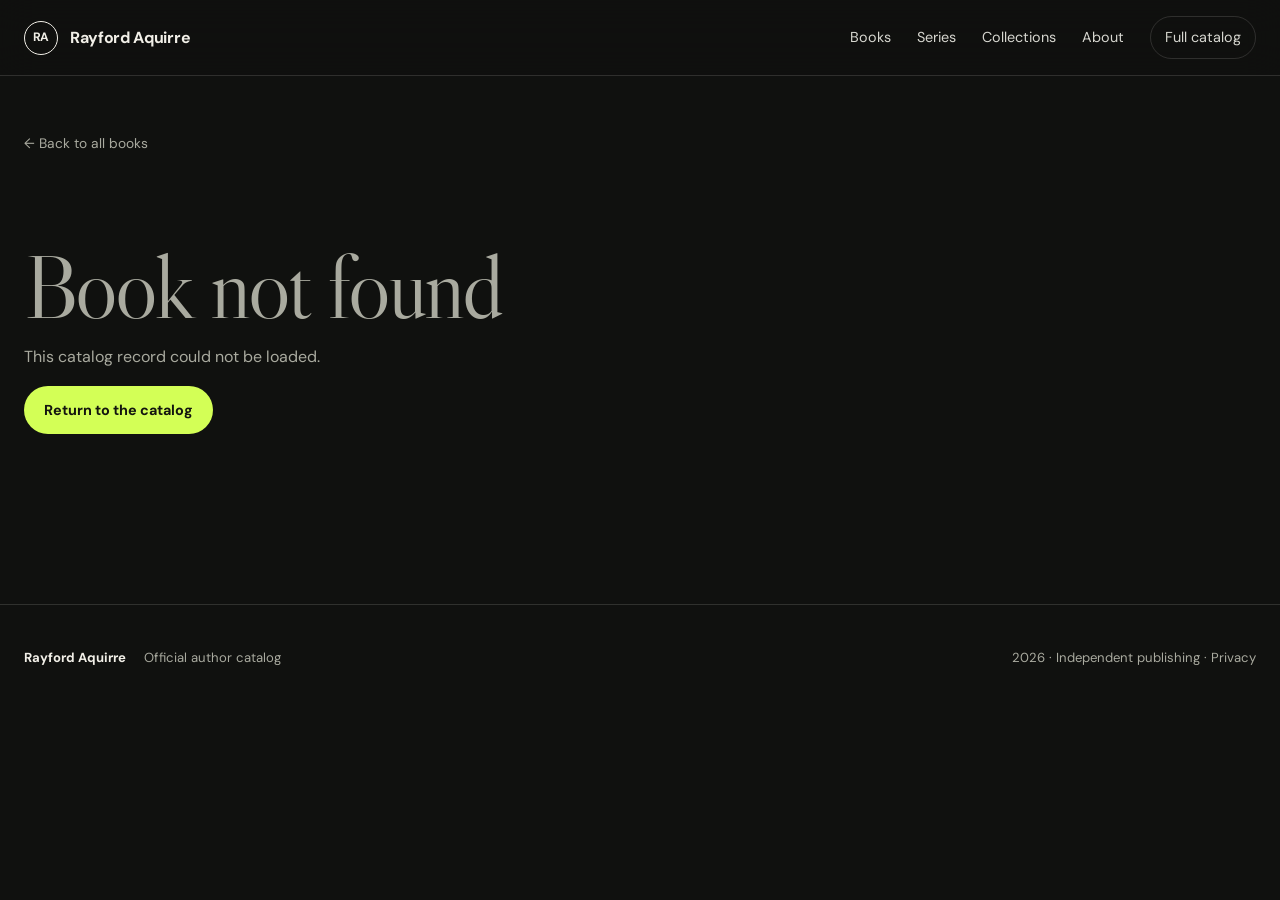
<file: book.html>
<!doctype html>
<html lang="en">
<head>
  <meta charset="utf-8" />
  <meta name="viewport" content="width=device-width, initial-scale=1" />
  <meta name="theme-color" content="#10110f" />
  <meta name="author" content="Rayford Aquirre" />
  <link rel="icon" href="favicon.svg" type="image/svg+xml" />
  <script async src="https://pagead2.googlesyndication.com/pagead/js/adsbygoogle.js?client=ca-pub-8654542170939047" crossorigin="anonymous"></script>
  <link rel="stylesheet" href="styles.css" />
  <link rel="stylesheet" href="library.css" />
  <link rel="stylesheet" href="cover-media.css" />
  <link rel="preconnect" href="https://fonts.googleapis.com">
  <link rel="preconnect" href="https://fonts.gstatic.com" crossorigin>
  <link href="https://fonts.googleapis.com/css2?family=DM+Sans:wght@400;500;600;700&family=Libre+Caslon+Display&display=swap" rel="stylesheet">
  <title>Book — Rayford Aquirre</title>
</head>
<body class="book-page-body">
  <a class="skip-link" href="#book-main">Skip to content</a>
  <header class="site-header">
    <a class="brand" href="index.html" aria-label="Rayford Aquirre home"><span class="brand-mark">RA</span><span class="brand-name">Rayford Aquirre</span></a>
    <nav aria-label="Primary"><a href="index.html#books">Books</a><a href="series.html">Series</a><a href="collections.html">Collections</a><a href="index.html#about">About</a><a class="nav-cta" href="index.html#books">Full catalog</a></nav>
  </header>
  <main id="book-main" class="book-detail-shell" aria-live="polite" aria-busy="true">
    <a class="back-link" href="index.html#books">← Back to all books</a>
    <section id="bookDetail" class="book-detail"></section>
    <section id="relatedSection" class="related-section" hidden><p class="eyebrow">IN THE SAME SERIES</p><h2>Continue the series</h2><div id="relatedBooks" class="related-grid"></div></section>
  </main>
  <footer><div><strong>Rayford Aquirre</strong><span>Official author catalog</span></div><div><span id="year"></span> · Independent publishing · <a href="privacy.html">Privacy</a></div></footer>
  <script src="book-media.js" defer></script>
  <script src="book.js" defer></script>
</body>
</html>
</file>
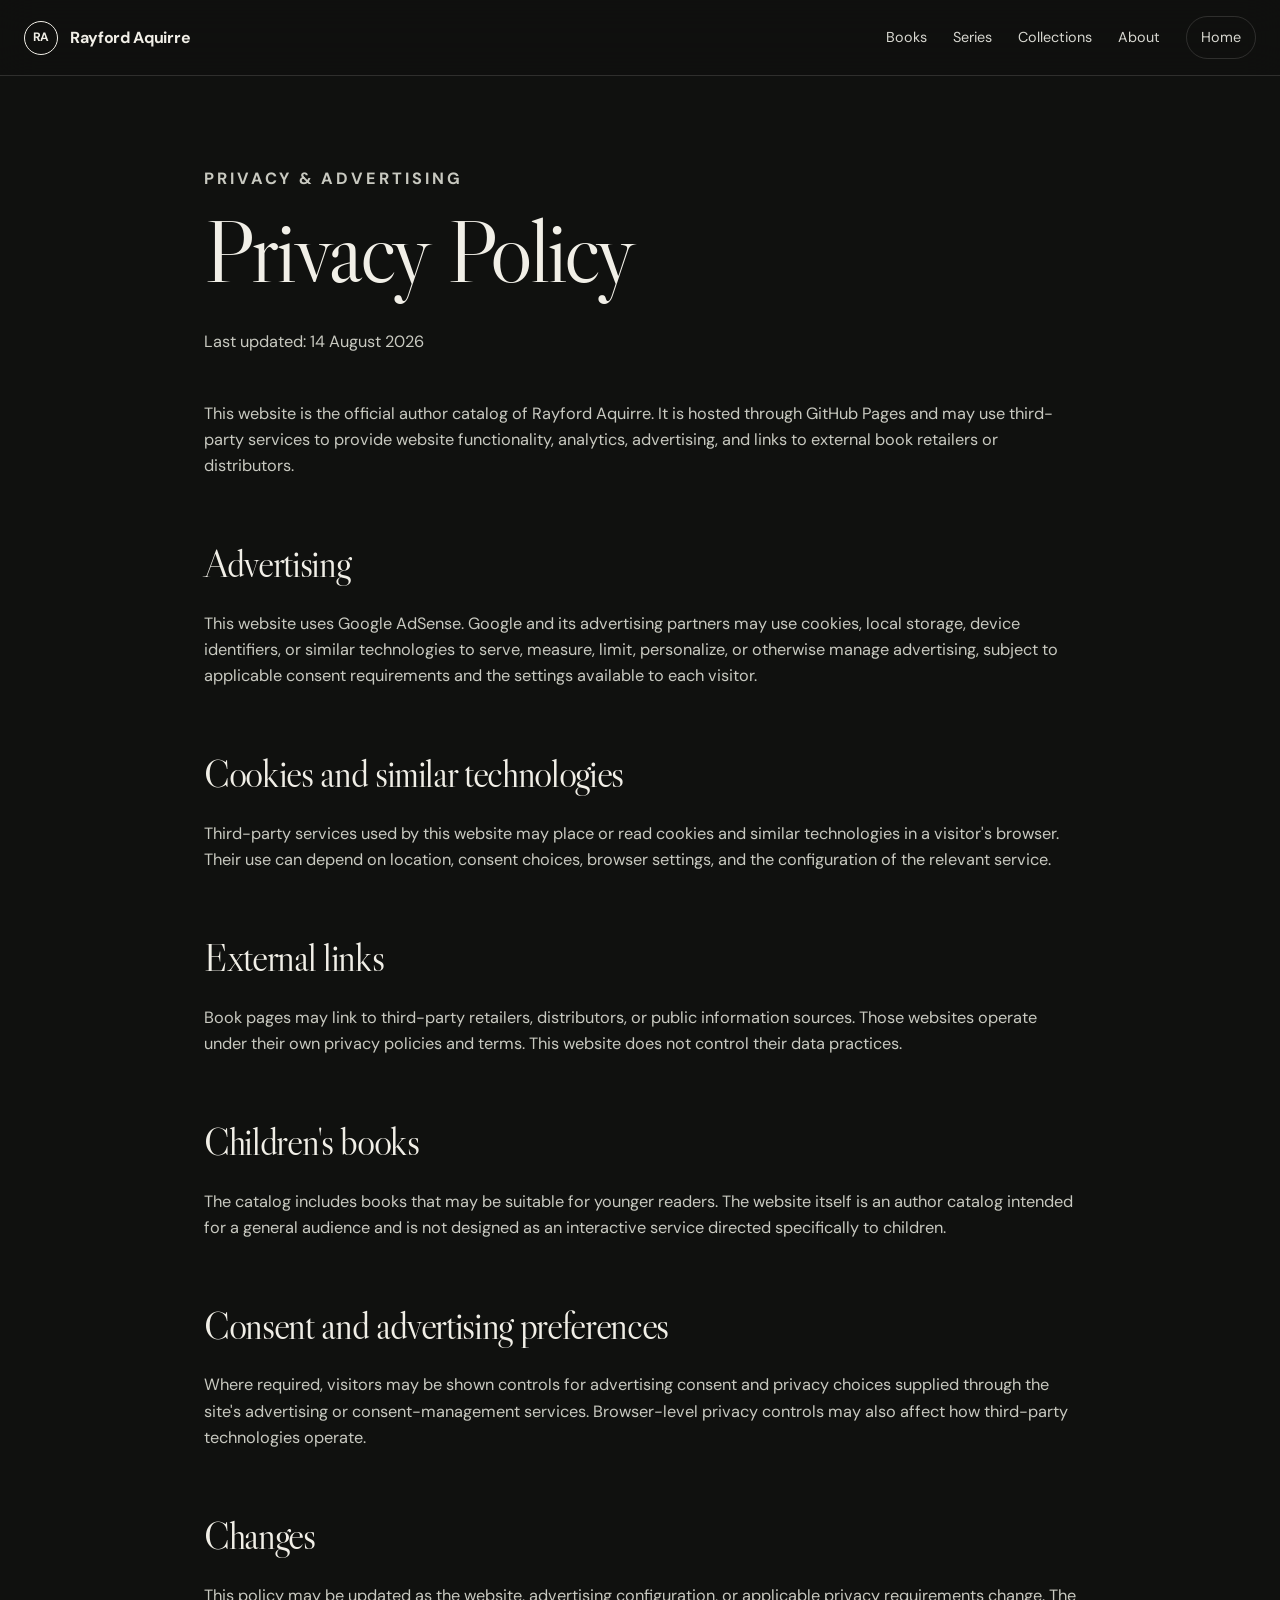
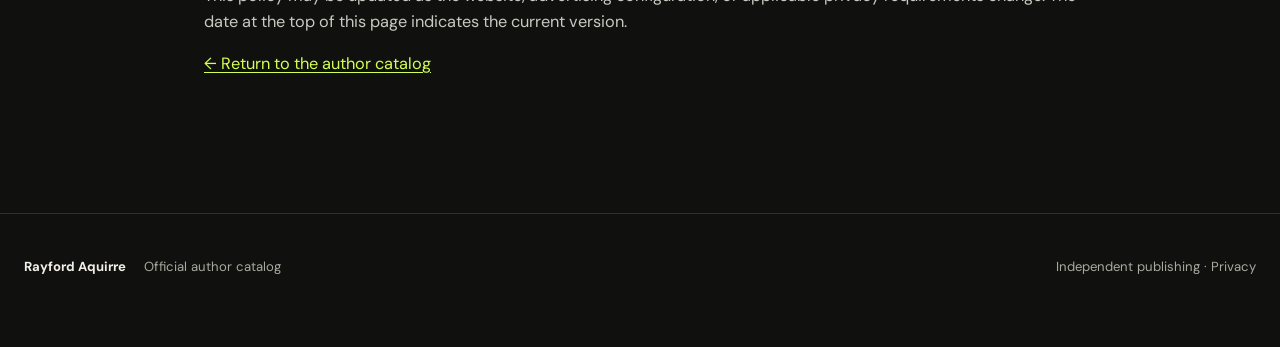
<file: privacy.html>
<!doctype html>
<html lang="en">
<head>
  <meta charset="utf-8" />
  <meta name="viewport" content="width=device-width, initial-scale=1" />
  <meta name="description" content="Privacy and advertising information for the official Rayford Aquirre author website." />
  <meta name="theme-color" content="#10110f" />
  <meta name="color-scheme" content="dark" />
  <meta name="author" content="Rayford Aquirre" />
  <link rel="canonical" href="https://thearchitect-max.github.io/privacy.html" />
  <link rel="icon" href="favicon.svg" type="image/svg+xml" />
  <title>Privacy — Rayford Aquirre</title>
  <link rel="preconnect" href="https://fonts.googleapis.com">
  <link rel="preconnect" href="https://fonts.gstatic.com" crossorigin>
  <link href="https://fonts.googleapis.com/css2?family=DM+Sans:wght@400;500;600;700&family=Libre+Caslon+Display&display=swap" rel="stylesheet">
  <link rel="stylesheet" href="styles.css" />
  <style>
    .privacy-main{max-width:920px;margin:0 auto;padding:90px 24px 120px}.privacy-main h1{font-size:clamp(3.5rem,7vw,7rem);margin-bottom:36px}.privacy-main h2{font-size:clamp(1.8rem,3vw,2.8rem);margin:54px 0 14px}.privacy-main p,.privacy-main li{color:#c8c9c0;font-size:1.02rem}.privacy-main ul{padding-left:22px}.privacy-main a{color:var(--accent);text-decoration:underline;text-underline-offset:3px}.privacy-date{color:var(--muted);font-size:.84rem;margin-bottom:46px}
  </style>
</head>
<body>
  <header class="site-header">
    <a class="brand" href="index.html" aria-label="Rayford Aquirre home"><span class="brand-mark">RA</span><span class="brand-name">Rayford Aquirre</span></a>
    <nav aria-label="Primary"><a href="index.html#books">Books</a><a href="series.html">Series</a><a href="collections.html">Collections</a><a href="index.html#about">About</a><a class="nav-cta" href="index.html">Home</a></nav>
  </header>
  <main class="privacy-main">
    <p class="eyebrow">PRIVACY & ADVERTISING</p>
    <h1>Privacy Policy</h1>
    <p class="privacy-date">Last updated: 14 August 2026</p>

    <p>This website is the official author catalog of Rayford Aquirre. It is hosted through GitHub Pages and may use third-party services to provide website functionality, analytics, advertising, and links to external book retailers or distributors.</p>

    <h2>Advertising</h2>
    <p>This website uses Google AdSense. Google and its advertising partners may use cookies, local storage, device identifiers, or similar technologies to serve, measure, limit, personalize, or otherwise manage advertising, subject to applicable consent requirements and the settings available to each visitor.</p>

    <h2>Cookies and similar technologies</h2>
    <p>Third-party services used by this website may place or read cookies and similar technologies in a visitor's browser. Their use can depend on location, consent choices, browser settings, and the configuration of the relevant service.</p>

    <h2>External links</h2>
    <p>Book pages may link to third-party retailers, distributors, or public information sources. Those websites operate under their own privacy policies and terms. This website does not control their data practices.</p>

    <h2>Children's books</h2>
    <p>The catalog includes books that may be suitable for younger readers. The website itself is an author catalog intended for a general audience and is not designed as an interactive service directed specifically to children.</p>

    <h2>Consent and advertising preferences</h2>
    <p>Where required, visitors may be shown controls for advertising consent and privacy choices supplied through the site's advertising or consent-management services. Browser-level privacy controls may also affect how third-party technologies operate.</p>

    <h2>Changes</h2>
    <p>This policy may be updated as the website, advertising configuration, or applicable privacy requirements change. The date at the top of this page indicates the current version.</p>

    <p><a href="index.html">← Return to the author catalog</a></p>
  </main>
  <footer><div><strong>Rayford Aquirre</strong><span>Official author catalog</span></div><div>Independent publishing · <a href="privacy.html">Privacy</a></div></footer>
</body>
</html>
</file>
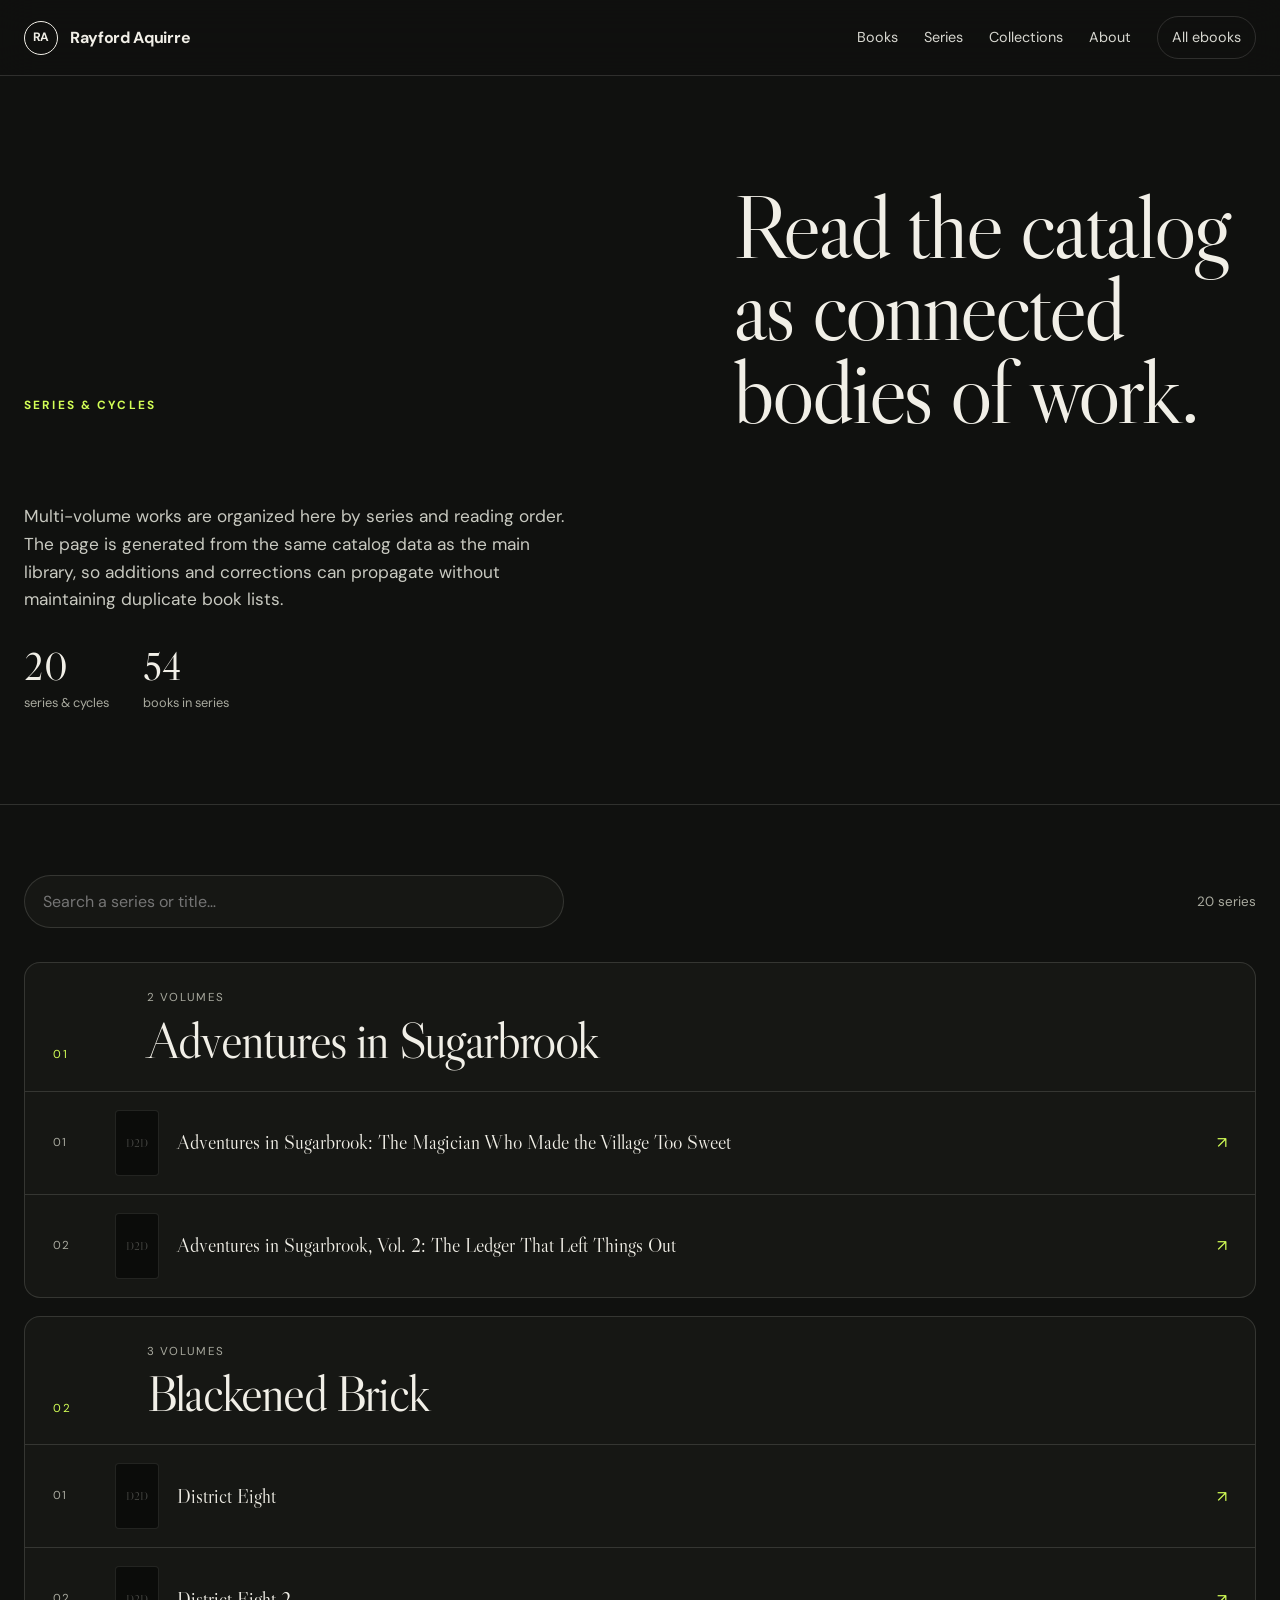
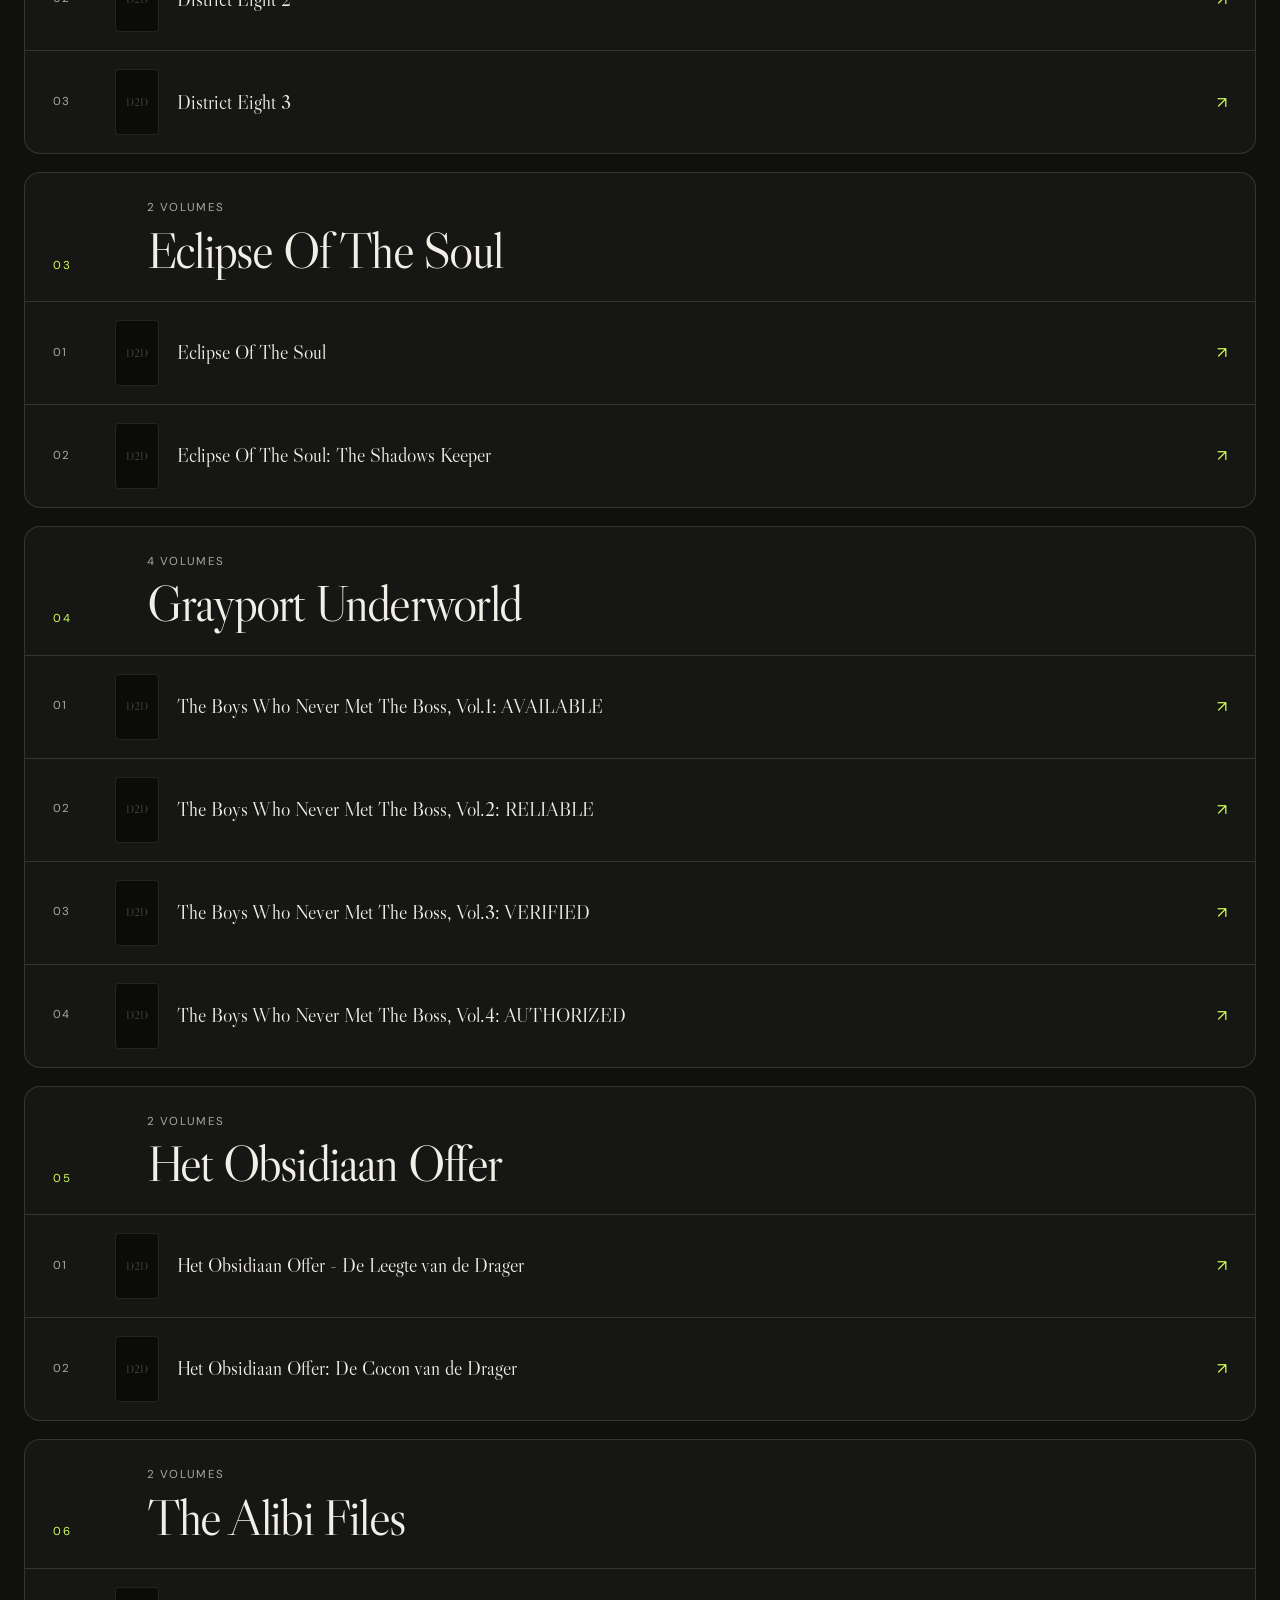
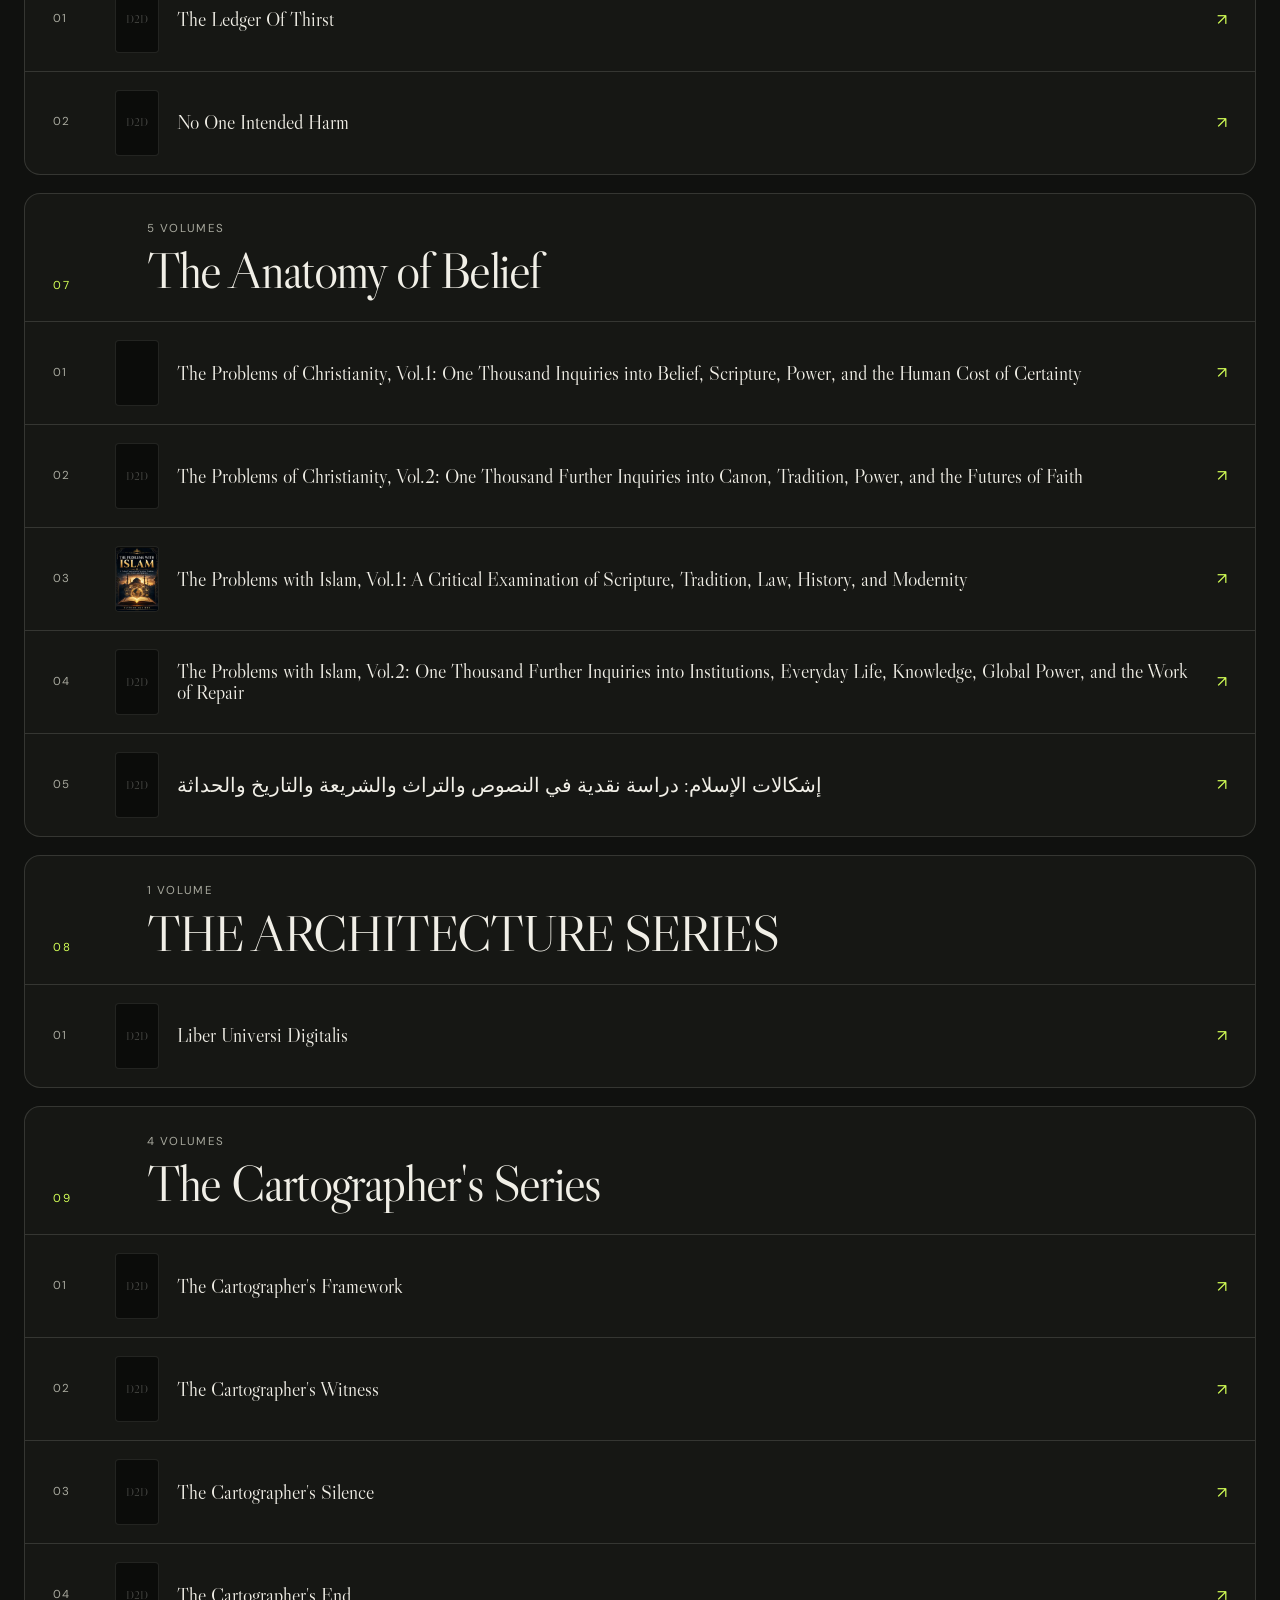
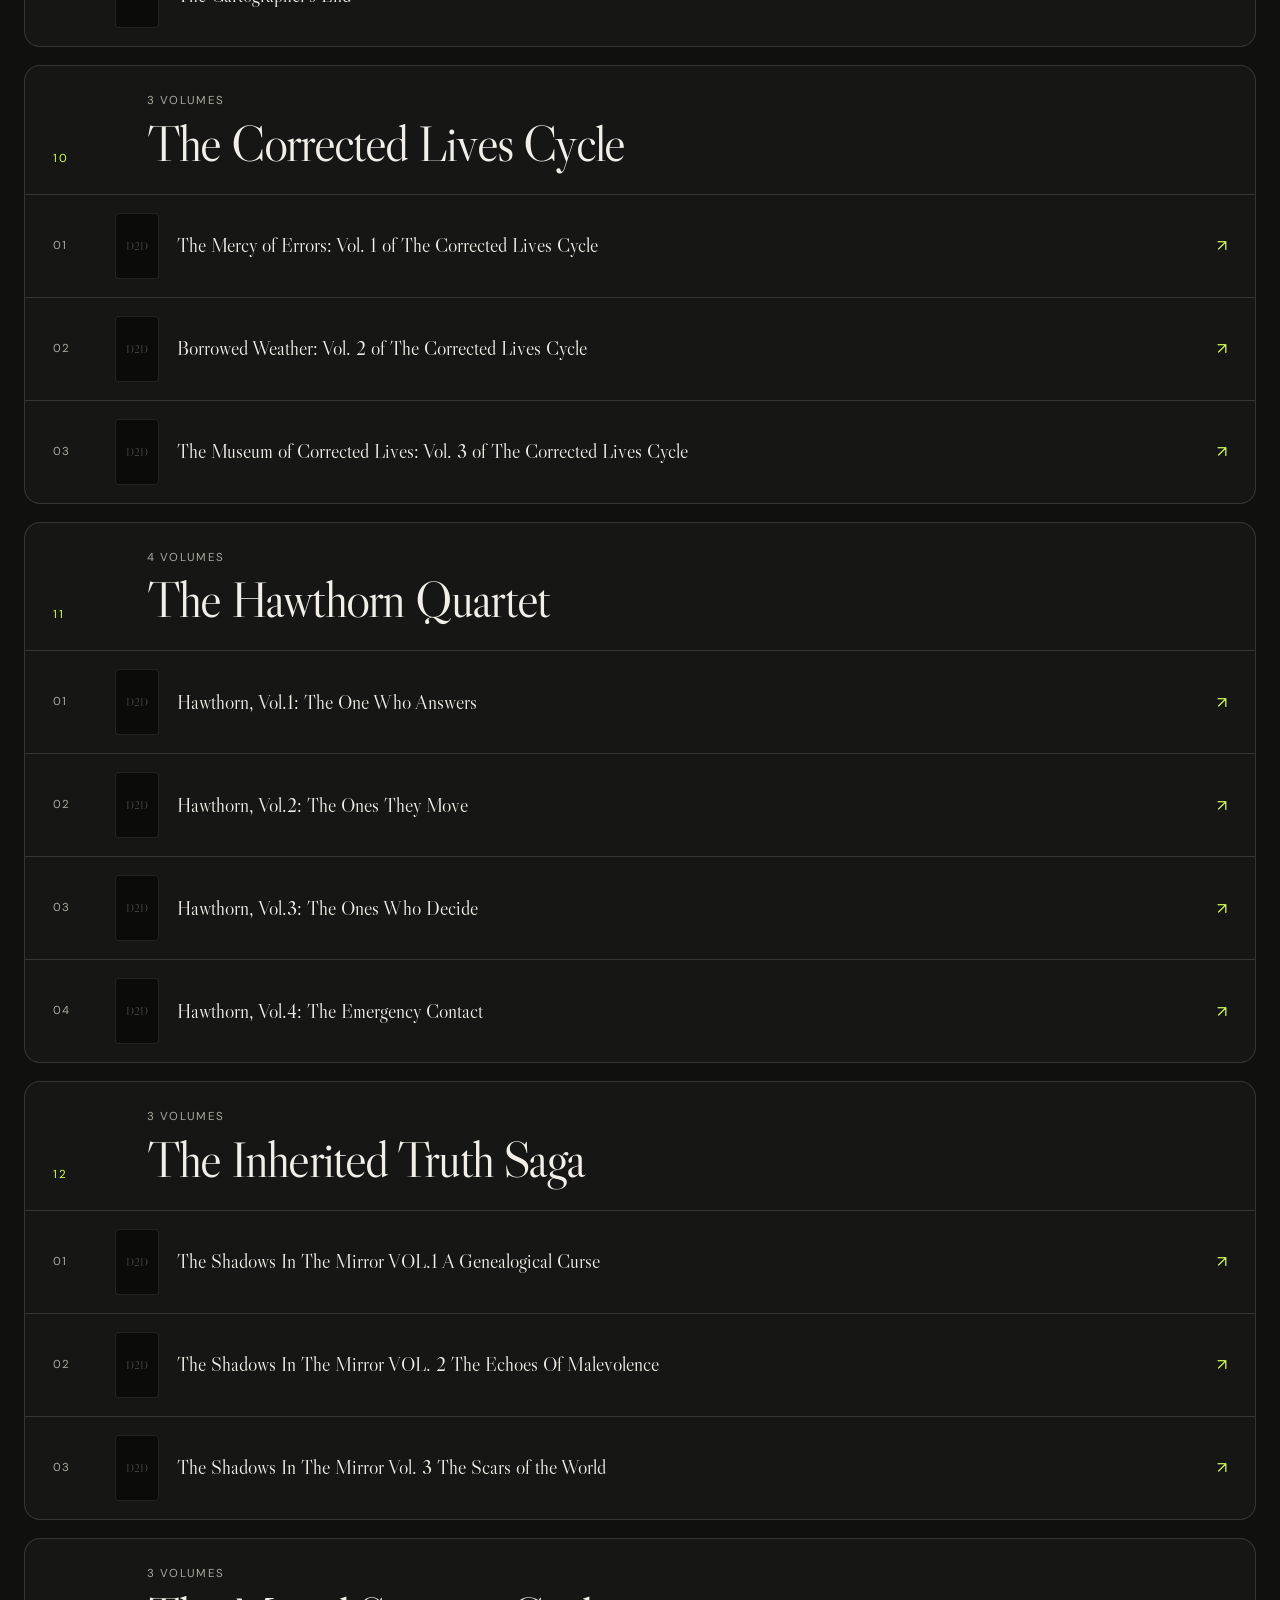
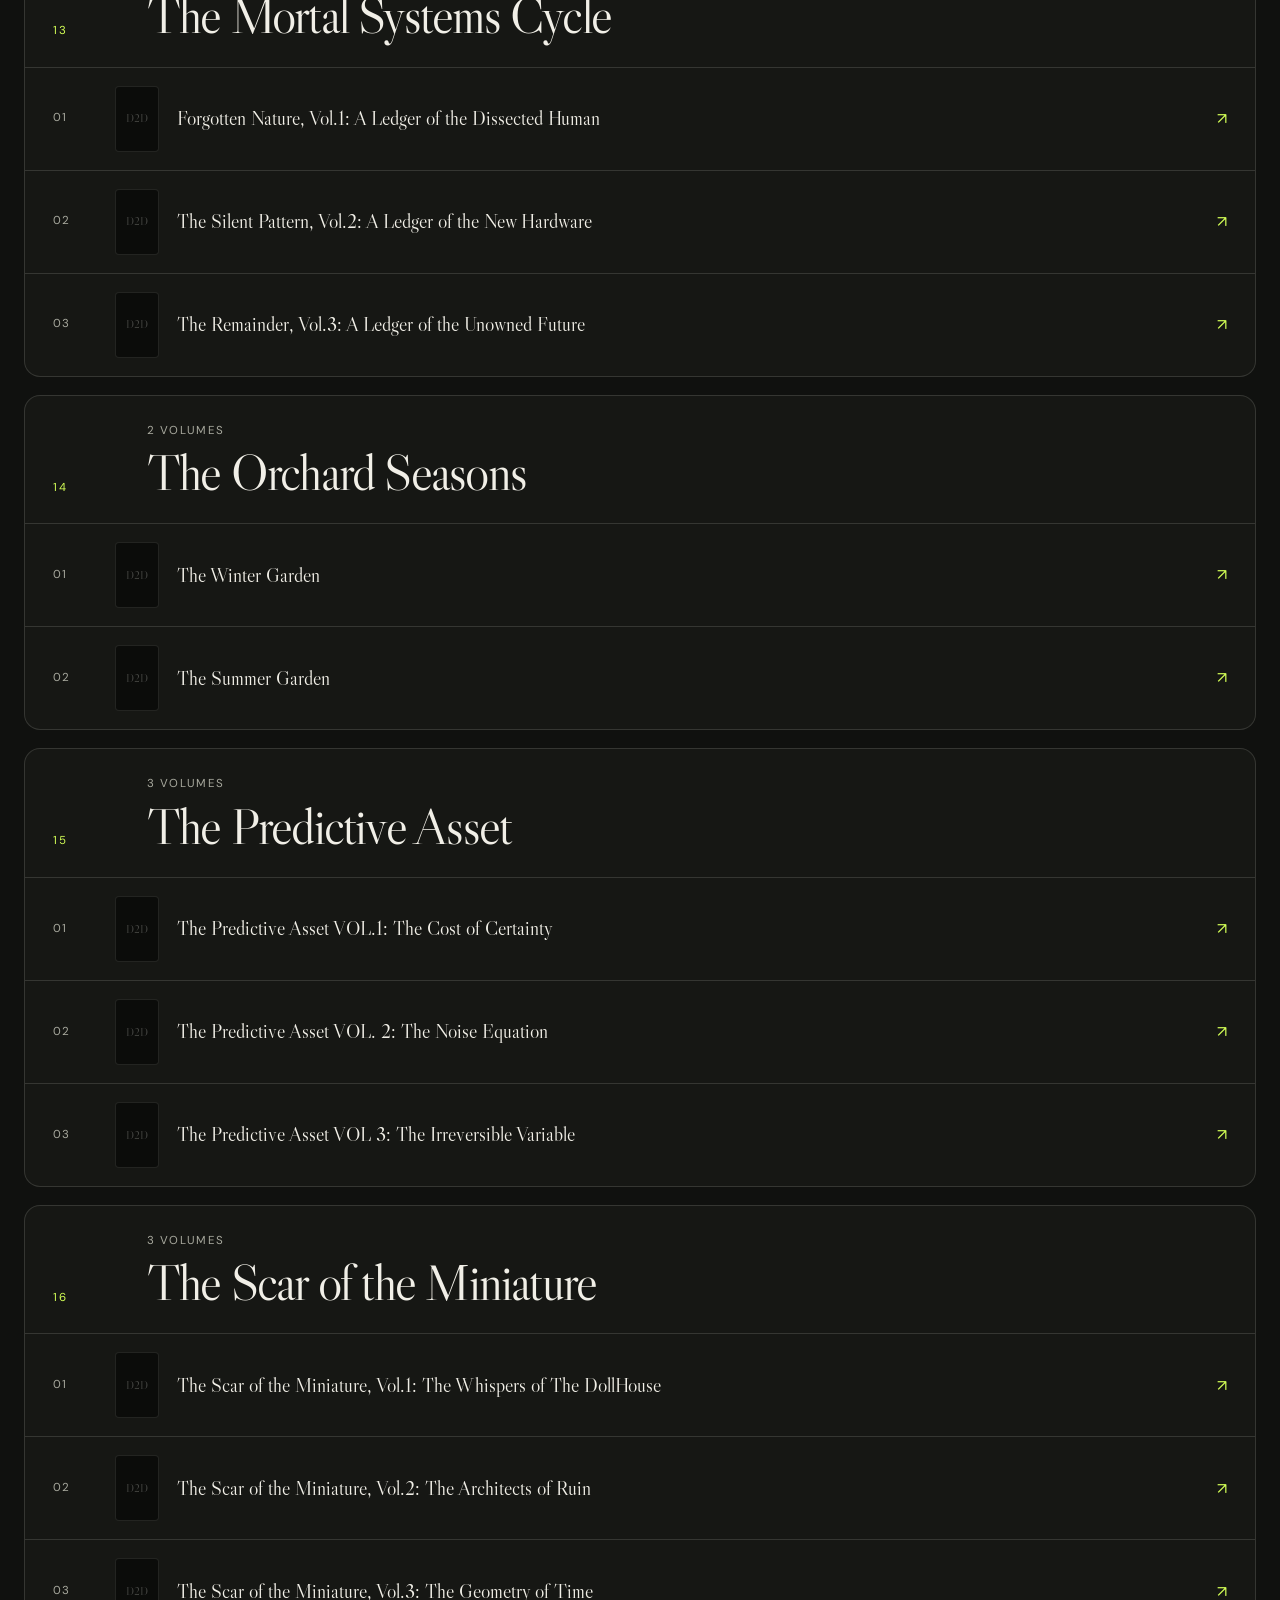
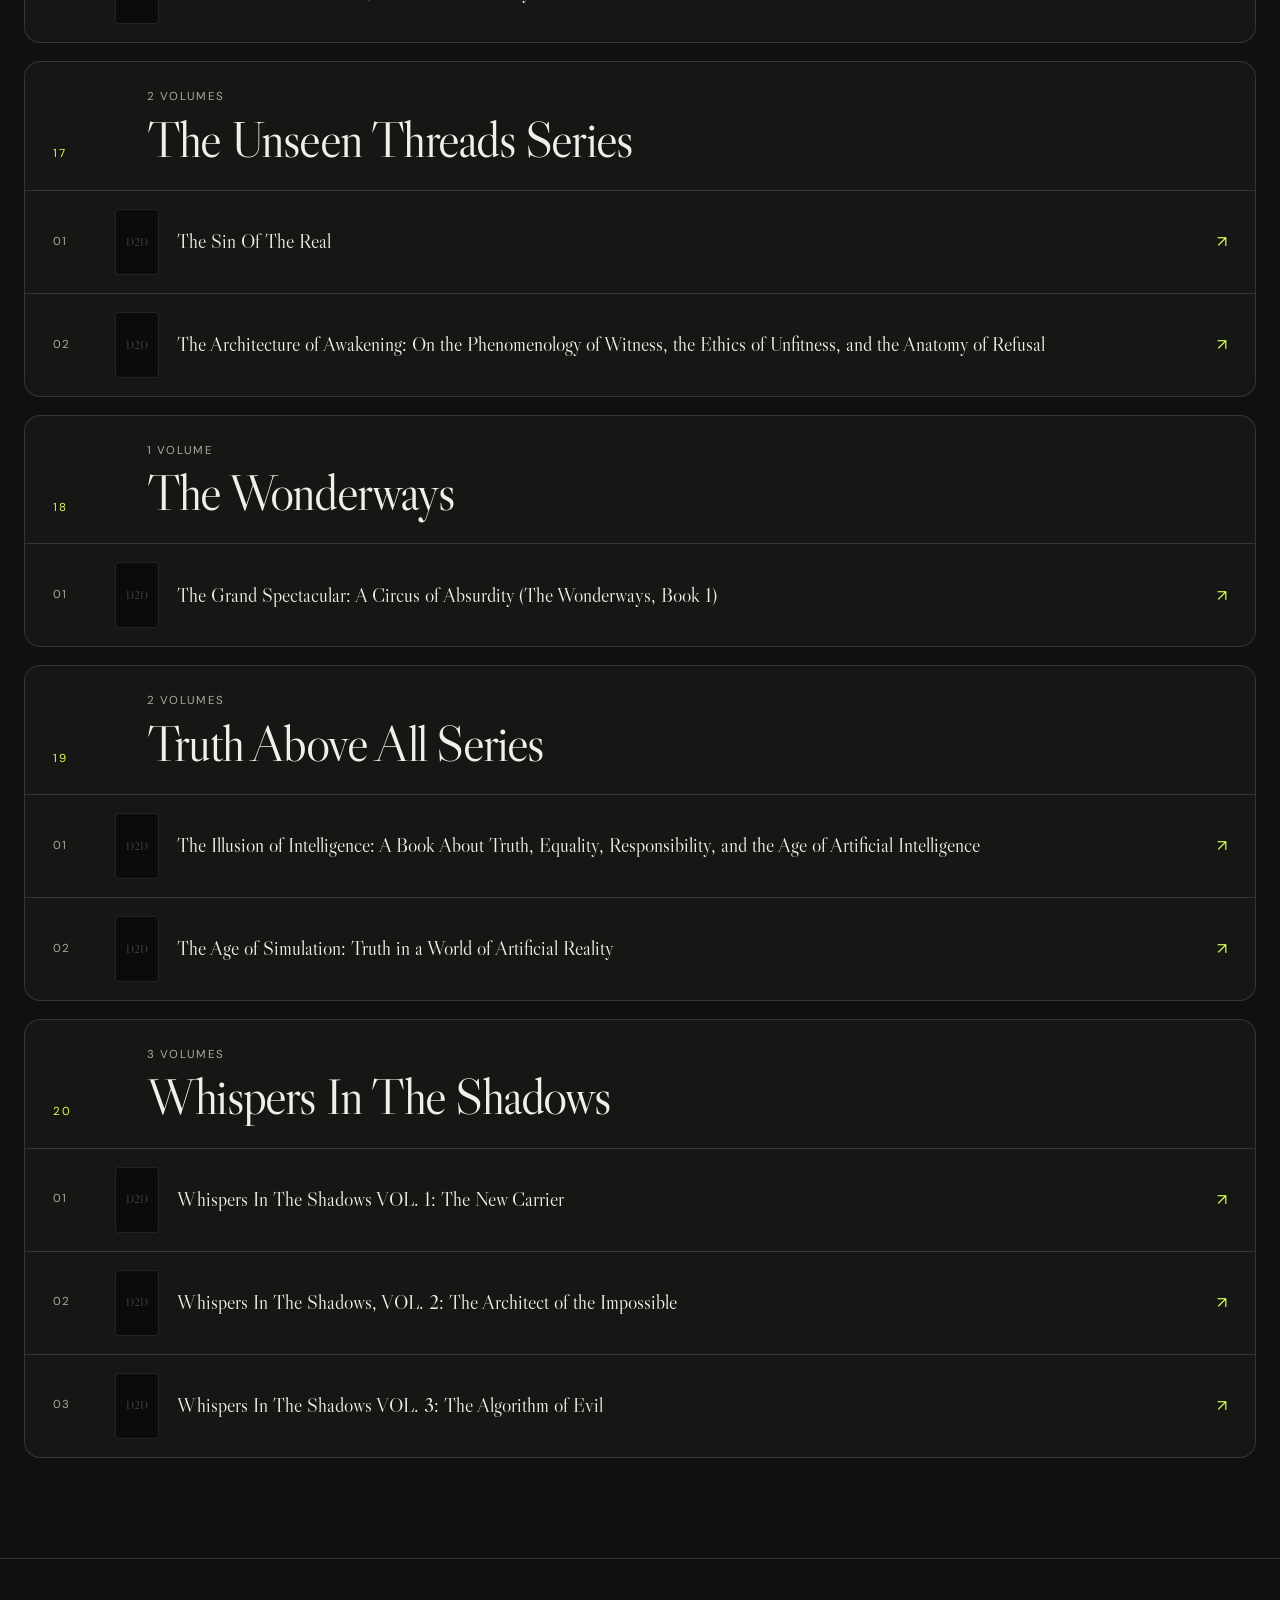
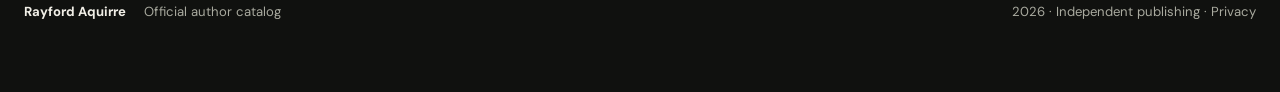
<file: series.html>
<!doctype html>
<html lang="en">
<head>
  <meta charset="utf-8" />
  <meta name="viewport" content="width=device-width, initial-scale=1" />
  <meta name="description" content="Browse the book series and cycles of Rayford Aquirre, organized in reading order." />
  <meta name="theme-color" content="#10110f" />
  <meta name="color-scheme" content="dark" />
  <meta name="author" content="Rayford Aquirre" />
  <link rel="canonical" href="https://thearchitect-max.github.io/series.html" />
  <link rel="icon" href="favicon.svg" type="image/svg+xml" />
  <script async src="https://pagead2.googlesyndication.com/pagead/js/adsbygoogle.js?client=ca-pub-8654542170939047" crossorigin="anonymous"></script>
  <title>Series — Rayford Aquirre</title>
  <link rel="preconnect" href="https://fonts.googleapis.com">
  <link rel="preconnect" href="https://fonts.gstatic.com" crossorigin>
  <link href="https://fonts.googleapis.com/css2?family=DM+Sans:wght@400;500;600;700&family=Libre+Caslon+Display&display=swap" rel="stylesheet">
  <link rel="stylesheet" href="styles.css" />
  <link rel="stylesheet" href="library.css" />
  <link rel="stylesheet" href="series.css" />
  <link rel="stylesheet" href="cover-media.css" />
</head>
<body>
  <a class="skip-link" href="#series-main">Skip to content</a>
  <header class="site-header">
    <a class="brand" href="index.html" aria-label="Rayford Aquirre home"><span class="brand-mark">RA</span><span class="brand-name">Rayford Aquirre</span></a>
    <nav aria-label="Primary"><a href="index.html#books">Books</a><a href="series.html" aria-current="page">Series</a><a href="collections.html">Collections</a><a href="index.html#about">About</a><a class="nav-cta" href="index.html#books">All ebooks</a></nav>
  </header>
  <main id="series-main">
    <section class="series-hero"><p class="eyebrow">SERIES & CYCLES</p><h1>Read the catalog as connected bodies of work.</h1><div class="series-hero-copy"><p>Multi-volume works are organized here by series and reading order. The page is generated from the same catalog data as the main library, so additions and corrections can propagate without maintaining duplicate book lists.</p><dl class="series-stats"><div><dt id="seriesCount">—</dt><dd>series & cycles</dd></div><div><dt id="seriesBookCount">—</dt><dd>books in series</dd></div></dl></div></section>
    <section class="series-library section"><div class="series-tools"><label class="search-box series-search"><span class="sr-only">Search series</span><input id="seriesSearch" type="search" placeholder="Search a series or title…" autocomplete="off" /></label><span id="seriesResultCount" class="series-result-count"></span></div><div id="seriesGrid" class="series-grid" aria-live="polite" aria-busy="true"></div></section>
  </main>
  <footer><div><strong>Rayford Aquirre</strong><span>Official author catalog</span></div><div><span id="year"></span> · Independent publishing · <a href="privacy.html">Privacy</a></div></footer>
  <script src="book-media.js" defer></script>
  <script src="series.js" defer></script>
</body>
</html>
</file>
<file: styles.css>
:root {
  --bg: #10110f;
  --bg-soft: #161714;
  --paper: #f1efe7;
  --ink: #1a1b18;
  --muted: #a9aa9f;
  --line: rgba(241,239,231,.14);
  --accent: #d3ff56;
  --max: 1500px;
  --radius: 16px;
}
* { box-sizing: border-box; }
html { scroll-behavior: smooth; }
body { margin: 0; background: var(--bg); color: var(--paper); font-family: "DM Sans", sans-serif; line-height: 1.6; }
a { color: inherit; text-decoration: none; }
button,input,select { font: inherit; }
.skip-link { position:absolute; left:16px; top:-60px; background:var(--accent); color:#111; padding:10px 14px; border-radius:999px; z-index:100; font-weight:700; }
.skip-link:focus { top:12px; }
.site-header { position: sticky; top: 0; z-index: 20; backdrop-filter: blur(18px); background: rgba(16,17,15,.82); border-bottom: 1px solid var(--line); height: 76px; display:flex; align-items:center; justify-content:space-between; padding: 0 max(24px, calc((100vw - var(--max))/2)); }
.brand { display:flex; align-items:center; gap:12px; font-weight:700; letter-spacing:-.02em; }
.brand-mark { width:34px; height:34px; border:1px solid var(--paper); border-radius:50%; display:grid; place-items:center; font-size:.76rem; }
nav { display:flex; align-items:center; gap:26px; font-size:.9rem; }
nav a { color:#d7d7d0; }
.nav-cta { border:1px solid var(--line); border-radius:999px; padding:9px 14px; }
.hero { max-width:var(--max); margin:0 auto; min-height:calc(100vh - 76px); display:grid; grid-template-columns:1.1fr .9fr; align-items:center; gap:60px; padding:80px 24px; }
.eyebrow { font-size:.74rem; letter-spacing:.18em; font-weight:700; color:var(--accent); margin:0 0 18px; }
h1,h2,h3 { font-family:"Libre Caslon Display", Georgia, serif; font-weight:400; letter-spacing:-.035em; margin:0; }
h1 { font-size:clamp(3.7rem, 7vw, 7.8rem); line-height:.92; max-width:900px; }
.hero-lede { max-width:680px; font-size:clamp(1.05rem, 1.5vw, 1.28rem); color:#c6c7bd; margin:30px 0 0; }
.hero-actions { display:flex; flex-wrap:wrap; gap:12px; margin-top:32px; }
.button { display:inline-flex; align-items:center; justify-content:center; min-height:48px; padding:0 20px; border-radius:999px; font-size:.9rem; font-weight:700; transition:.2s ease; }
.button-primary { background:var(--accent); color:#13150f; }
.button-primary:hover { transform:translateY(-2px); }
.button-ghost { border:1px solid var(--line); }
.button:focus-visible,.filter-button:focus-visible,.text-button:focus-visible,input:focus-visible,select:focus-visible,a:focus-visible { outline:2px solid var(--accent); outline-offset:3px; }
.stats { display:flex; gap:42px; margin:56px 0 0; }
.stats div { display:flex; flex-direction:column; }
.stats dt { font-family:"Libre Caslon Display",serif; font-size:2rem; line-height:1; }
.stats dd { margin:8px 0 0; color:var(--muted); font-size:.82rem; }
.hero-art { min-height:560px; position:relative; display:grid; place-items:center; overflow:hidden; }
.monogram { width:310px; height:310px; border:1px solid rgba(211,255,86,.5); border-radius:50%; display:grid; place-items:center; font-family:"Libre Caslon Display",serif; font-size:8rem; letter-spacing:-.15em; position:relative; z-index:2; box-shadow:0 0 90px rgba(211,255,86,.08) inset; }
.monogram span { color:var(--accent); }
.orbit { position:absolute; border:1px solid var(--line); border-radius:50%; }
.orbit-a { width:510px; height:510px; }
.orbit-b { width:690px; height:690px; }
.section { max-width:var(--max); margin:0 auto; padding:100px 24px; border-top:1px solid var(--line); }
.section-heading h2 { font-size:clamp(3rem,6vw,6rem); line-height:.98; }
.catalog-heading { display:grid; grid-template-columns:1.15fr .85fr; gap:70px; align-items:end; }
.catalog-intro { color:var(--muted); max-width:500px; margin:0 0 5px; }
.catalog-controls { margin-top:42px; display:grid; grid-template-columns:minmax(260px,1fr) auto; gap:18px; align-items:center; }
.search-box input { width:100%; background:var(--bg-soft); border:1px solid var(--line); color:var(--paper); border-radius:999px; padding:13px 18px; outline:none; }
.search-box input:focus { border-color:rgba(211,255,86,.7); }
.filters { display:flex; flex-wrap:wrap; gap:8px; justify-content:flex-end; }
.filter-button { border:1px solid var(--line); background:transparent; color:#d6d7ce; border-radius:999px; padding:9px 12px; cursor:pointer; font-size:.74rem; }
.filter-button.active { background:var(--paper); color:var(--ink); }
.catalog-toolbar { display:grid; grid-template-columns:auto auto 1fr; gap:18px; align-items:center; margin:18px 0 24px; }
.sort-control { display:flex; align-items:center; gap:10px; color:var(--muted); font-size:.78rem; }
.sort-control select { background:var(--bg-soft); color:var(--paper); border:1px solid var(--line); border-radius:999px; padding:8px 32px 8px 12px; }
.series-toggle { display:flex; align-items:center; gap:9px; color:var(--muted); font-size:.78rem; cursor:pointer; }
.series-toggle input { accent-color:var(--accent); }
.catalog-meta { display:flex; justify-content:flex-end; align-items:center; gap:16px; color:var(--muted); font-size:.8rem; }
.text-button { background:none; border:0; color:var(--accent); cursor:pointer; padding:0; }
.book-grid { display:grid; grid-template-columns:repeat(6,minmax(0,1fr)); gap:12px; align-items:start; }
.book-card { min-width:0; min-height:0; background:var(--bg-soft); border:1px solid var(--line); border-radius:var(--radius); padding:10px; display:flex; flex-direction:column; justify-content:space-between; transition:.2s ease; overflow:hidden; }
.book-card:hover { transform:translateY(-2px); border-color:rgba(241,239,231,.3); }
.card-title { font-family:"Libre Caslon Display",serif; font-size:1.02rem; line-height:1.08; margin:12px 0 6px; }
.card-series { font-size:.66rem; color:var(--muted); min-height:1.1em; line-height:1.35; }
.card-description { margin:9px 0 0; color:#bfc0b6; font-size:.7rem; line-height:1.45; display:-webkit-box; -webkit-line-clamp:5; -webkit-box-orient:vertical; overflow:hidden; min-height:5.05em; }
.card-bottom { display:flex; justify-content:space-between; gap:8px; align-items:end; margin-top:12px; padding-top:9px; border-top:1px solid rgba(241,239,231,.08); }
.card-category { color:var(--muted); font-size:.62rem; line-height:1.25; }
.card-language { display:block; margin-top:3px; color:var(--accent); letter-spacing:.05em; }
.card-link { font-size:.68rem; font-weight:700; border-bottom:1px solid currentColor; white-space:nowrap; }
.card-link-muted { opacity:.55; border:0; }
.empty-state { grid-column:1/-1; color:var(--muted); padding:50px 0; }
.about-rule { width:60px; height:5px; background:var(--accent); margin-bottom:55px; }
.about-grid { display:grid; grid-template-columns:.8fr 1.2fr; gap:80px; }
.about-grid h2 { font-size:clamp(3rem,6vw,6rem); }
.about-copy { font-size:1.18rem; color:#c9cabf; max-width:690px; }
footer { max-width:var(--max); margin:0 auto; padding:42px 24px 70px; border-top:1px solid var(--line); display:flex; justify-content:space-between; color:var(--muted); font-size:.82rem; }
footer div:first-child { display:flex; gap:18px; }
footer strong { color:var(--paper); }
.sr-only { position:absolute; width:1px; height:1px; padding:0; margin:-1px; overflow:hidden; clip:rect(0,0,0,0); white-space:nowrap; border:0; }
@media (prefers-reduced-motion: reduce){ html{scroll-behavior:auto} .button,.book-card{transition:none} }
@media (max-width:1280px){ .book-grid{grid-template-columns:repeat(5,minmax(0,1fr))} }
@media (max-width:1080px){ .book-grid{grid-template-columns:repeat(4,minmax(0,1fr))} }
@media (max-width:980px){ nav a:not(.nav-cta){display:none}.hero{grid-template-columns:1fr;min-height:auto}.hero-art{min-height:380px}.monogram{width:220px;height:220px;font-size:5.5rem}.orbit-a{width:360px;height:360px}.orbit-b{width:480px;height:480px}.catalog-heading,.about-grid{grid-template-columns:1fr}.catalog-controls{grid-template-columns:1fr}.filters{justify-content:flex-start}.catalog-toolbar{grid-template-columns:1fr 1fr}.catalog-meta{grid-column:1/-1;justify-content:space-between}.book-grid{grid-template-columns:repeat(3,minmax(0,1fr))} }
@media (max-width:700px){ .book-grid{grid-template-columns:repeat(2,minmax(0,1fr))} }
@media (max-width:480px){ .site-header{height:66px}.brand-name{font-size:.9rem}.nav-cta{font-size:.74rem;padding:8px 11px}.hero{padding-top:58px}.hero-art{min-height:300px}.stats{gap:22px;flex-wrap:wrap}.section{padding:80px 16px}.catalog-toolbar{grid-template-columns:1fr}.catalog-meta{grid-column:auto}.book-grid{grid-template-columns:1fr}.book-card{padding:11px}footer{flex-direction:column;gap:16px}footer div:first-child{flex-direction:column;gap:4px}}
</file>
<file: library.css>
.card-main-link { display:block; }
.card-main-link:hover .card-title { text-decoration:underline; text-decoration-thickness:1px; text-underline-offset:4px; }
.card-actions { display:flex; flex-wrap:wrap; gap:12px; justify-content:flex-end; }
.card-link.secondary { color:var(--muted); border-bottom-color:var(--muted); }
.card-language { display:inline-block; margin-left:8px; padding:2px 7px; border:1px solid rgba(211,255,86,.35); border-radius:999px; color:var(--accent); font-size:.66rem; letter-spacing:.05em; }

.book-page-body { min-height:100vh; }
.book-detail-shell { max-width:var(--max); margin:0 auto; padding:54px 24px 120px; }
.back-link { display:inline-block; color:var(--muted); margin-bottom:42px; font-size:.86rem; }
.back-link:hover { color:var(--paper); }
.book-detail { display:grid; grid-template-columns:minmax(260px,420px) 1fr; gap:clamp(44px,8vw,110px); align-items:start; }
.detail-identity-column { position:sticky; top:110px; }
.book-identity { width:100%; min-height:560px; background:linear-gradient(145deg,#20231d,#0c0e0b); border:1px solid rgba(241,239,231,.18); border-radius:3px; padding:34px 28px; display:flex; flex-direction:column; justify-content:space-between; overflow:hidden; position:relative; box-shadow:0 30px 80px rgba(0,0,0,.48); }
.book-identity::before { content:""; position:absolute; inset:18px; border:1px solid rgba(241,239,231,.08); pointer-events:none; }
.book-identity::after { content:""; position:absolute; width:260px; height:260px; border:1px solid rgba(211,255,86,.25); border-radius:50%; right:-110px; bottom:80px; }
.book-identity-author { font-size:.67rem; letter-spacing:.18em; color:var(--muted); position:relative; z-index:1; }
.book-identity strong { font-family:"Libre Caslon Display",Georgia,serif; font-weight:400; font-size:clamp(1.8rem,3vw,3.2rem); line-height:1.02; position:relative; z-index:1; }
.book-identity-mark { color:var(--accent); font-size:.78rem; letter-spacing:.16em; position:relative; z-index:1; }
.detail-copy { padding-top:20px; }
.detail-copy h1 { font-size:clamp(3rem,6vw,6.2rem); line-height:.94; max-width:820px; }
.detail-series { color:var(--accent); font-size:.88rem; letter-spacing:.06em; margin:24px 0 0; }
.detail-author { color:var(--muted); margin:15px 0 0; }
.detail-author strong { color:var(--paper); }
.verified-badge { display:inline-flex; align-items:center; gap:8px; width:max-content; margin:18px 0 0; padding:7px 11px; border:1px solid rgba(211,255,86,.35); border-radius:999px; color:var(--accent); font-size:.74rem; font-weight:700; letter-spacing:.08em; text-transform:uppercase; }
.verified-badge::before { content:"✓"; }
.detail-description { max-width:760px; font-size:1.12rem; color:#c8c9c0; margin:34px 0 0; }
.detail-actions { display:flex; flex-wrap:wrap; gap:12px; margin-top:32px; }
.detail-facts { margin:54px 0 0; padding-top:26px; border-top:1px solid var(--line); display:grid; grid-template-columns:repeat(3,minmax(0,1fr)); gap:20px; }
.detail-facts div { min-width:0; }
.detail-facts dt { font-size:.7rem; text-transform:uppercase; letter-spacing:.13em; color:var(--muted); }
.detail-facts dd { margin:8px 0 0; font-size:.9rem; overflow-wrap:anywhere; }
.detail-sources { margin-top:38px; padding-top:28px; border-top:1px solid var(--line); }
.detail-sources .eyebrow { margin-bottom:14px; }
.source-links { display:flex; flex-wrap:wrap; gap:10px; }
.source-links a { display:inline-flex; align-items:center; min-height:40px; padding:0 13px; border:1px solid var(--line); border-radius:999px; color:#d8d9d0; font-size:.82rem; }
.source-links a:hover { border-color:rgba(211,255,86,.55); color:var(--accent); }
.related-section { margin-top:110px; padding-top:60px; border-top:1px solid var(--line); }
.related-section h2 { font-size:clamp(2.5rem,5vw,5rem); }
.related-grid { display:grid; grid-template-columns:repeat(3,minmax(0,1fr)); gap:14px; margin-top:34px; }
.related-card { border:1px solid var(--line); background:var(--bg-soft); border-radius:var(--radius); padding:24px; min-height:160px; display:flex; flex-direction:column; justify-content:space-between; transition:.2s ease; }
.related-card:hover { transform:translateY(-3px); border-color:rgba(241,239,231,.3); }
.related-card span { color:var(--muted); font-size:.74rem; }
.related-card strong { font-family:"Libre Caslon Display",Georgia,serif; font-size:1.35rem; font-weight:400; line-height:1.08; margin-top:20px; }
@media (max-width:900px){ .book-detail{grid-template-columns:1fr}.detail-identity-column{position:static;max-width:360px}.related-grid{grid-template-columns:1fr 1fr}.detail-facts{grid-template-columns:1fr 1fr} }
@media (max-width:620px){ .book-detail-shell{padding:34px 20px 80px}.detail-identity-column{max-width:300px}.book-identity{min-height:440px}.detail-copy h1{font-size:clamp(2.7rem,14vw,4.6rem)}.detail-facts,.related-grid{grid-template-columns:1fr}.card-actions{gap:9px}.card-link.secondary{display:none} }
</file>
<file: cover-media.css>
.card-cover-frame{width:100%;aspect-ratio:2/3;background:#0b0c0a;border:1px solid rgba(241,239,231,.1);border-radius:8px;overflow:hidden;display:grid;place-items:center;box-shadow:0 10px 24px rgba(0,0,0,.24)}
.card-cover-frame img{display:block;width:100%;height:100%;object-fit:contain;object-position:center;background:#0b0c0a}
.cover-loading{width:100%;height:100%;display:grid;place-items:center;background:linear-gradient(145deg,#1d1f1a,#0c0d0b);color:rgba(241,239,231,.24)}
.cover-loading span{font-family:"Libre Caslon Display",Georgia,serif;font-size:1.45rem;letter-spacing:.08em}
.card-copy{padding:0 2px}
.card-main-link{display:block}
.detail-cover-frame{width:100%;background:#0b0c0a;border:1px solid rgba(241,239,231,.14);border-radius:4px;overflow:hidden;display:grid;place-items:center;box-shadow:0 30px 80px rgba(0,0,0,.48);position:relative}
.detail-cover-frame img{display:block;width:100%;height:auto;max-height:78vh;object-fit:contain;object-position:center;background:#0b0c0a}
.cover-source-label{position:absolute;left:10px;bottom:10px;padding:5px 8px;border-radius:999px;background:rgba(10,11,9,.82);border:1px solid rgba(241,239,231,.18);color:#d7d8ce;font-size:.64rem;letter-spacing:.04em;backdrop-filter:blur(8px)}
.detail-cover-frame .book-identity{min-height:560px;border:0;box-shadow:none}
.detail-description{white-space:pre-line}
.detail-description.is-full{font-size:1.08rem;line-height:1.78}
.media-source-note{margin:12px 0 0;color:var(--muted);font-size:.74rem}
.mini-cover{width:44px;aspect-ratio:2/3;background:#0b0c0a;border:1px solid rgba(241,239,231,.1);border-radius:4px;overflow:hidden;display:grid;place-items:center;flex:0 0 44px}
.mini-cover img{display:block;width:100%;height:100%;object-fit:contain;object-position:center}
.mini-cover-placeholder{font-family:"Libre Caslon Display",Georgia,serif;font-size:.72rem;color:rgba(241,239,231,.25)}
.series-volumes a.has-mini-cover{grid-template-columns:44px 44px 1fr auto}
.collection-book.has-mini-cover{display:grid;grid-template-columns:44px 1fr auto auto;align-items:center;gap:12px}
@media(max-width:900px){.detail-cover-frame{max-width:380px}}
@media(max-width:620px){.card-cover-frame{border-radius:7px}.detail-cover-frame{max-width:320px}.detail-cover-frame .book-identity{min-height:440px}.mini-cover{width:38px;flex-basis:38px}.series-volumes a.has-mini-cover{grid-template-columns:34px 38px 1fr auto}.collection-book.has-mini-cover{grid-template-columns:38px 1fr auto}.cover-source-label{font-size:.58rem}}
</file>
<file: series.css>
.series-hero { max-width:var(--max); margin:0 auto; padding:110px 24px 90px; display:grid; grid-template-columns:1.1fr .9fr; gap:70px; align-items:end; }
.series-hero h1 { font-size:clamp(3.8rem,7vw,7.4rem); line-height:.92; max-width:820px; }
.series-hero-copy { color:#c8c9c0; max-width:540px; }
.series-hero-copy > p { font-size:1.08rem; margin:0 0 34px; }
.series-stats { display:flex; gap:34px; margin:0; }
.series-stats div { display:flex; flex-direction:column; }
.series-stats dt { font-family:"Libre Caslon Display",Georgia,serif; font-size:2.4rem; line-height:1; color:var(--paper); }
.series-stats dd { margin:7px 0 0; color:var(--muted); font-size:.8rem; }
.series-library { padding-top:70px; }
.series-tools { display:flex; justify-content:space-between; align-items:center; gap:20px; margin-bottom:34px; }
.series-search { flex:1; max-width:540px; }
.series-result-count { color:var(--muted); font-size:.84rem; }
.series-grid { display:grid; gap:18px; }
.series-card { border:1px solid var(--line); border-radius:var(--radius); background:var(--bg-soft); overflow:hidden; }
.series-card-head { display:grid; grid-template-columns:72px 1fr; gap:22px; padding:26px 28px; border-bottom:1px solid var(--line); align-items:end; }
.series-index { color:var(--accent); font-size:.72rem; letter-spacing:.14em; }
.series-volume-count { color:var(--muted); font-size:.72rem; letter-spacing:.12em; text-transform:uppercase; margin:0 0 8px; }
.series-card h2 { font-size:clamp(2rem,4vw,4rem); line-height:.96; }
.series-volumes { list-style:none; padding:0; margin:0; }
.series-volumes li + li { border-top:1px solid var(--line); }
.series-volumes a { display:grid; grid-template-columns:64px 1fr auto; gap:18px; align-items:center; padding:18px 28px; transition:.18s ease; }
.series-volumes a:hover { background:rgba(241,239,231,.035); }
.volume-number { color:var(--muted); font-size:.72rem; letter-spacing:.1em; }
.volume-title { font-family:"Libre Caslon Display",Georgia,serif; font-size:1.23rem; line-height:1.08; }
.volume-arrow { color:var(--accent); }
@media (max-width:900px){ .series-hero{grid-template-columns:1fr;padding-top:80px}.series-tools{align-items:stretch;flex-direction:column}.series-search{max-width:none}.series-card-head{grid-template-columns:48px 1fr} }
@media (max-width:620px){ .series-hero{padding:65px 20px 65px}.series-stats{gap:22px;flex-wrap:wrap}.series-volumes a{grid-template-columns:38px 1fr auto;padding:16px 18px}.series-card-head{padding:22px 18px}.volume-title{font-size:1.08rem} }
</file>
